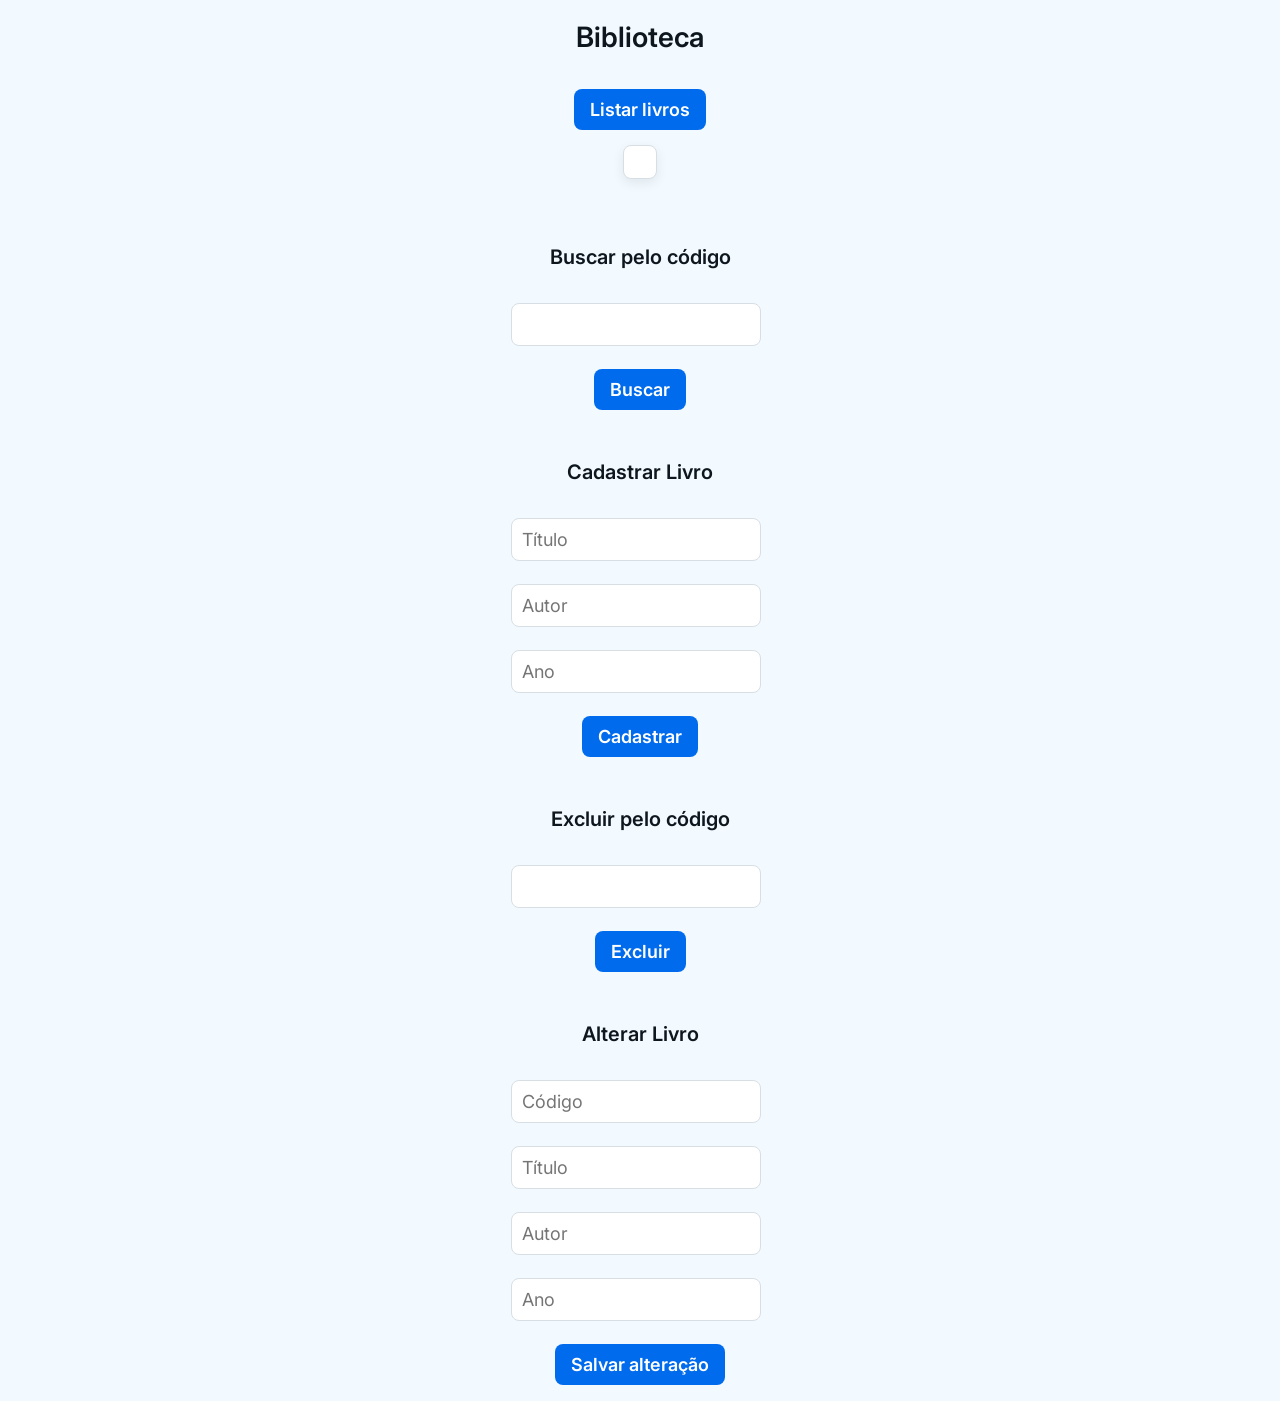
<file: sistema/sistema/pagina/index.html>
<!DOCTYPE html>
<html lang="pt-BR">

<head>
    <meta charset="UTF-8">
    <title>Biblioteca</title>
    <link rel="stylesheet" href="style.css">
</head>
<body>
    <h1>Biblioteca</h1>

    <button id="botao-listar">Listar livros</button>
    <ul id="lista"></ul>

    <h2>Buscar pelo código</h2>
    <input id="codigo" type="number"> 
    <button id="botao-buscar">Buscar</button>
    <p id="resultado"></p>

    <h2>Cadastrar Livro</h2>
    <input id="titulo" placeholder="Título">
    <input id="autor" placeholder="Autor">
    <input id="ano" type="number" placeholder="Ano">
    <button id="botao-cadastrar">Cadastrar</button>
    <p id="mensagem"></p>

    <h2>Excluir pelo código</h2>
    <input id="codigo-excluir" type="number"> 
    <button id="botao-excluir">Excluir</button>
    <p id="mensagem-excluir"></p>

    <h2>Alterar Livro</h2>
    <input id="codigo-alterar" type="number" placeholder="Código">
    <input id="novo-titulo" placeholder="Título">
    <input id="novo-autor" placeholder="Autor">
    <input id="novo-ano" type="number" placeholder="Ano">
    <button id="botao-alterar">Salvar alteração</button>
    <p id="mensagem-alterar"></p>

    <script src="app.js"></script>
</body>
</html>
</file>
<file: sistema/sistema/pagina/style.css>
/* Import da fonte com fallback caso o Google Fonts falhe */
@import url('https://fonts.googleapis.com/css2?family=Inter:wght@400;600&display=swap');

/* =========================================
   VARIÁVEIS E FALLBACKS (CORES E MEDIDAS)
   ========================================= */
:root {
  /* Fallback em HEX (para navegadores antigos) */
  --bg-color: #f9f9fa;
  --bg-card: #ffffff;
  --text-main: #1a1a1a;
  --text-muted: #555555;
  --primary: #0055ff;
  --primary-hover: #0044cc;
  --danger: #ff3333;
  --border-color: #e0e0e0;
  --shadow: 0 4px 12px rgba(0, 0, 0, 0.05);

  /* Sintaxe moderna OKLCH (se o navegador suportar, ele sobrescreve o HEX acima) */
  @supports (color: oklch(0 0 0)) {
    --bg-color: oklch(98% 0.01 240);
    --bg-card: oklch(100% 0 0);
    --text-main: oklch(20% 0.02 240);
    --text-muted: oklch(45% 0.02 240);
    --primary: oklch(55% 0.22 255);
    --primary-hover: oklch(45% 0.22 255);
    --danger: oklch(60% 0.2 25);
    --border-color: oklch(90% 0.01 240);
    --shadow: 0 4px 12px oklch(0% 0 0 / 0.08);
  }

  /* Tipografia fluída usando clamp(min, ideal, max) */
  --font-base: clamp(14px, 1.5vw, 18px);
  --font-title: clamp(20px, 2.5vw, 28px);
  --spacing: clamp(8px, 1.5vw, 16px);
  --radius: 8px;
}

/* =========================================
   RESET E ESTILOS GERAIS
   ========================================= */
* {
  box-sizing: border-box;
  margin: 0;
  padding: 0;
}

body {
  font-family: 'Inter', system-ui, -apple-system, sans-serif;
  background-color: var(--bg-color);
  color: var(--text-main);
  font-size: var(--font-base);
  line-height: 1.5;
  gap: 15px;
  padding: var(--spacing);
  display: flex;
  flex-direction: column;
  align-items: center;
  align-items: safe center; /* safe center impede que o conteúdo suma em telas muito pequenas */
  min-height: 100dvh;
}

/* Efeito de Container Query */
main {
  width: 100%;
  max-width: 900px;
  container-type: inline-size;
  container-name: app-container;
}

/* Esconde a barra de rolagem mas mantém o scroll (apenas WebKit) */
::-webkit-scrollbar {
  width: 0px;
  background: transparent;
}
html {
  scrollbar-width: none; /* Firefox */
}

/* =========================================
   TIPOGRAFIA E BLOCOS
   ========================================= */
h1, h2 {
  font-size: var(--font-title);
  color: var(--text-main);
  margin-bottom: var(--spacing);
  font-weight: 600;
}

h2 {
  font-size: clamp(14px, 2vw, 20px);
  margin-top: calc(var(--spacing) * 2);
}

p {
  margin-bottom: var(--spacing);
}

ul {
  list-style: none;
  background: var(--bg-card);
  padding: var(--spacing);
  border-radius: var(--radius);
  box-shadow: var(--shadow);
  border: 1px solid var(--border-color);
  margin-bottom: var(--spacing);
  max-height: 300px;
  overflow-y: auto;
}

li {
  padding: calc(var(--spacing) / 2) 0;
  border-bottom: 1px solid var(--border-color);
}
li:last-child {
  border-bottom: none;
}

/* =========================================
   FORMULÁRIOS E INPUTS
   ========================================= */
input {
  padding: 10px;
  border: 1px solid var(--border-color);
  border-radius: var(--radius);
  font-family: inherit;
  font-size: inherit;
  margin-right: 8px;
  margin-bottom: 8px;
  background: var(--bg-card);
  color: var(--text-main);
  transition: border-color 0.2s, box-shadow 0.2s;
  width: 100%;
  max-width: 250px;
}

input:focus {
  outline: none;
  border-color: var(--primary);
  box-shadow: 0 0 0 3px oklch(55% 0.22 255 / 0.2);
}

/* =========================================
   BOTÕES
   ========================================= */
button {
  padding: 10px 16px;
  background-color: var(--primary);
  color: #ffffff;
  border: none;
  border-radius: var(--radius);
  cursor: pointer;
  font-family: inherit;
  font-size: inherit;
  font-weight: 600;
  transition: background-color 0.2s, transform 0.1s;
}

button:hover {
  background-color: var(--primary-hover);
}

button:active {
  transform: scale(0.97);
}

/* =========================================
   FEEDBACK VISUAL COM :has() E :focus-within
   ========================================= */

/* Se o parágrafo estiver vazio, ele se esconde (usando :empty) */
p:empty {
  display: none;
}

/* Destaca o container do input vermelho se o input estiver inválido (simulação) */
input:invalid {
  border-color: var(--danger);
}

/* Estilo da mensagem de erro (parágrafo que não está vazio) */
p:not(:empty) {
  padding: 10px;
  border-radius: var(--radius);
  font-weight: 600;
  background-color: var(--bg-card);
  border-left: 4px solid var(--primary);
  margin-top: calc(var(--spacing) / 2);
}

/* Se o parágrafo tiver a palavra "Excluído", fica vermelho */
p:has(+ :not(:empty)) {
  color: var(--text-muted);
}

/* =========================================
   CONTAINER QUERIES (CQI)
   ========================================= */

/* Quando o container da página ficar maior que 600px, os inputs crescem e ficam lado a lado */
@container app-container (min-width: 600px) {
  form, .grupo-campos {
    display: flex;
    flex-wrap: wrap;
    gap: 10px;
    align-items: center;
  }
  
  input {
    width: auto;
    flex: 1 1 200px;
    margin-bottom: 0;
  }
  
  /* Ajusta o tamanho baseado no cqi (Container Query Inline-size) */
  h1 {
    font-size: clamp(24px, 4cqi, 36px);
  }
}
</file>
